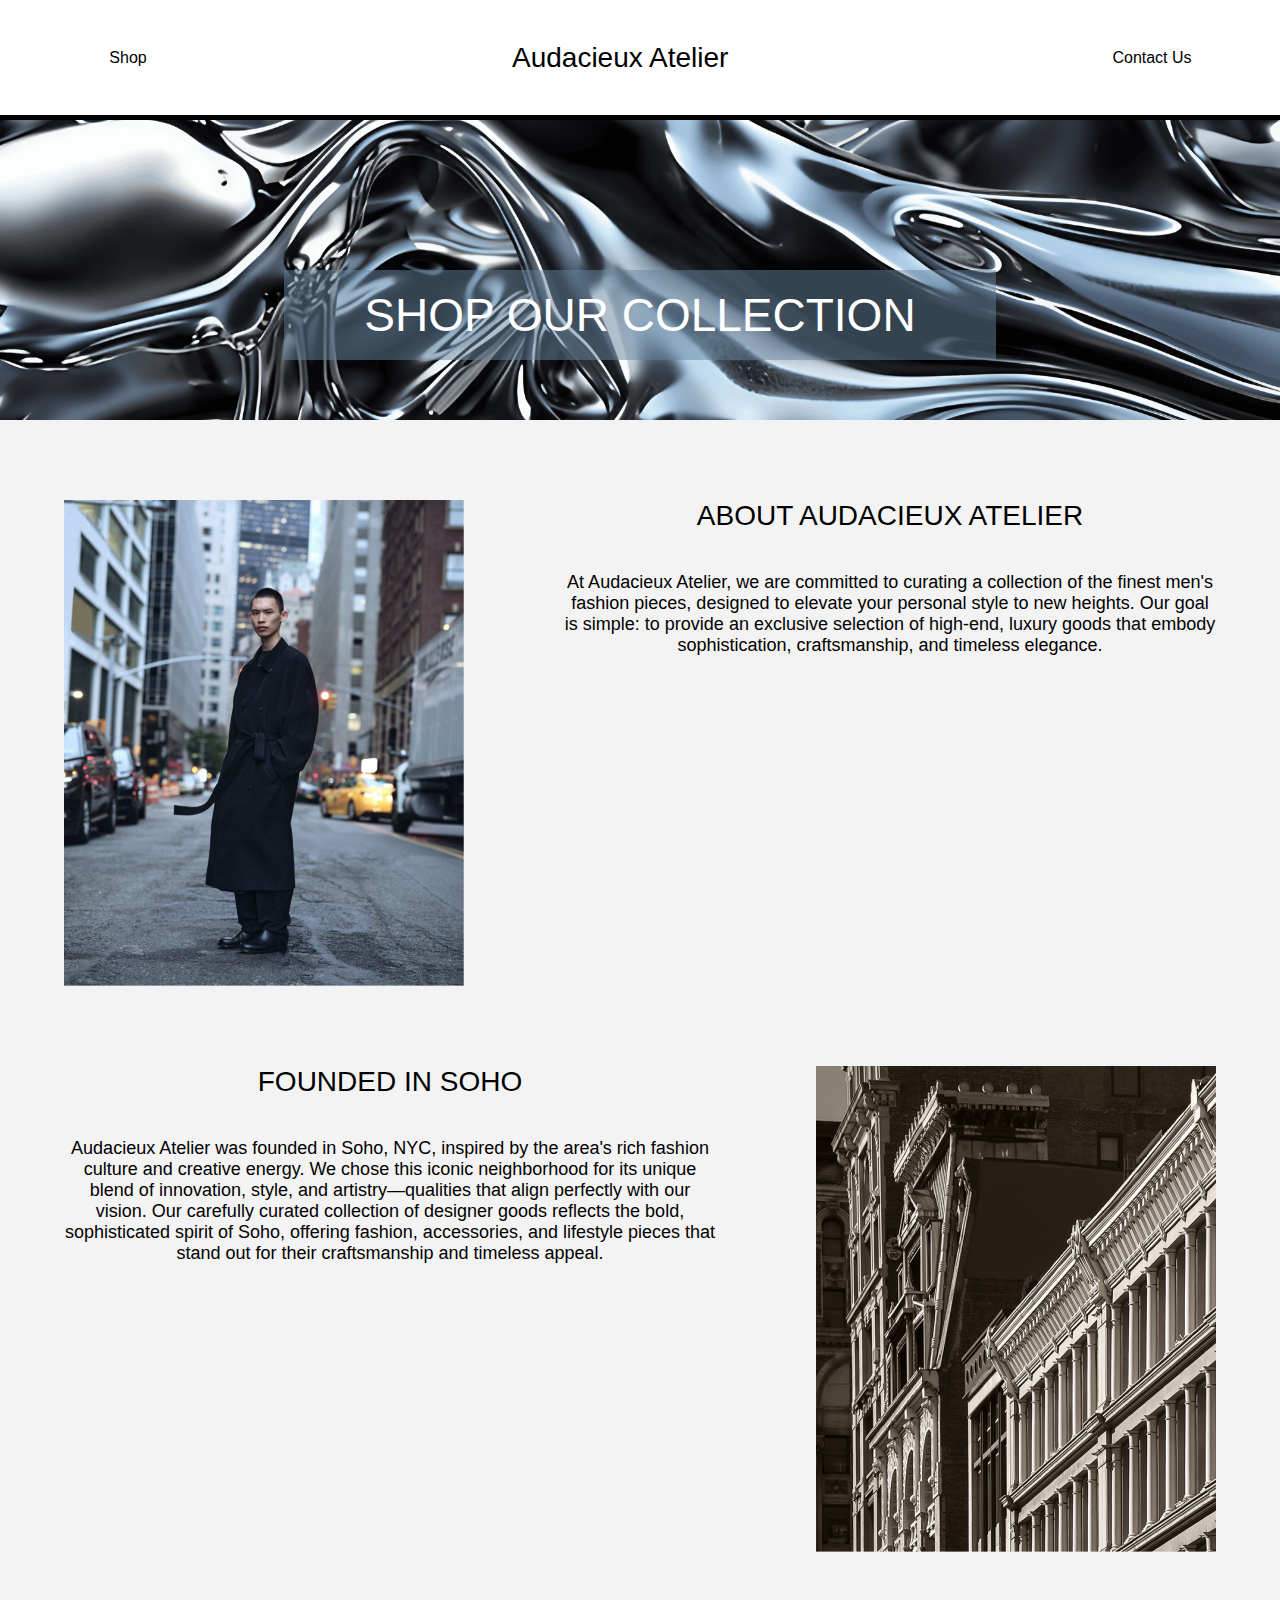
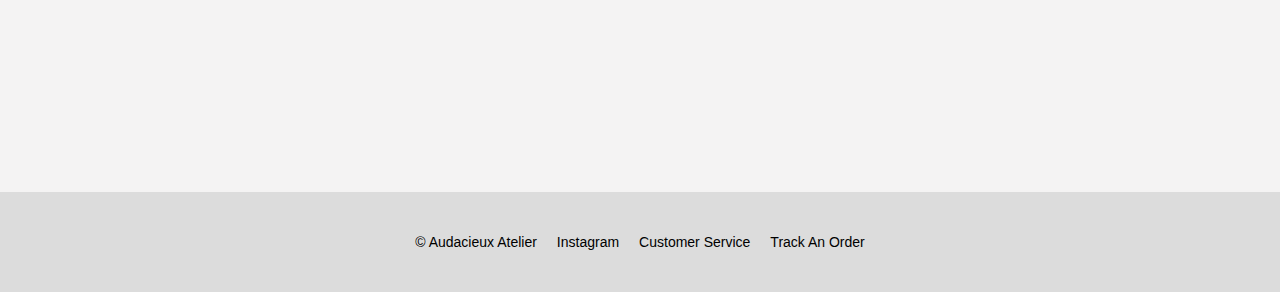
<file: index.html>
<!doctype html>
<html lang="en">
<head>
    <meta charset="UTF-8">
    <meta name="viewport" content="width=device-width, initial-scale=1">
    <link href="styles.css" rel="stylesheet" type="text/css">
    <title>Home</title>
</head>
<body>
<header class="main__header">
    <div class="header__links-shop">
        <a href="products.html" id="shop">Shop</a>
    </div>
    <div class="header__logo">
        <a href="index.html">Audacieux Atelier</a>
    </div>
    <div class="header__links">
        <a href="contact.html">Contact Us</a>
    </div>
</header>
<div class="hero">
    <img src="img/hero-optimized.png" alt="chrome" class="hero__img">
    <a href="products.html" class="hero__action">SHOP OUR COLLECTION</a>
</div>
<div class="card__model">
    <div class="card__img-home">
    <img src="img/model.png" alt="model">
    </div>
    <div class="card__text">
        <h1 class="card__title">ABOUT AUDACIEUX ATELIER</h1>
        <p class="card__description">At Audacieux Atelier, we are committed to curating a collection of the finest men's fashion pieces, designed to elevate your personal style to new heights. Our goal is simple: to provide an exclusive selection of high-end, luxury goods that embody sophistication, craftsmanship, and timeless elegance.</p>
    </div>
</div>
<div class="card__soho">
    <div class="card__text">
        <h1 class="card__title">FOUNDED IN SOHO</h1>
        <p class="card__description">Audacieux Atelier was founded in Soho, NYC, inspired by the area's rich fashion culture and creative energy. We chose this iconic neighborhood for its unique blend of innovation, style, and artistry—qualities that align perfectly with our vision. Our carefully curated collection of designer goods reflects the bold, sophisticated spirit of Soho, offering fashion, accessories, and lifestyle pieces that stand out for their craftsmanship and timeless appeal.</p>
    </div>
    <div class="card__img-home">
    <img src="img/soho.png" alt="soho">
    </div>
</div>
<footer class="main__footer">
    <ul>
        <li>&copy; Audacieux Atelier</li>
        <li><a href="https://www.instagram.com/">Instagram</a></li>
        <li><a href="contact.html">Customer Service</a></li>
        <li><a href="#">Track An Order</a></li>
    </ul>
</footer>
</body>
</html>
</file>
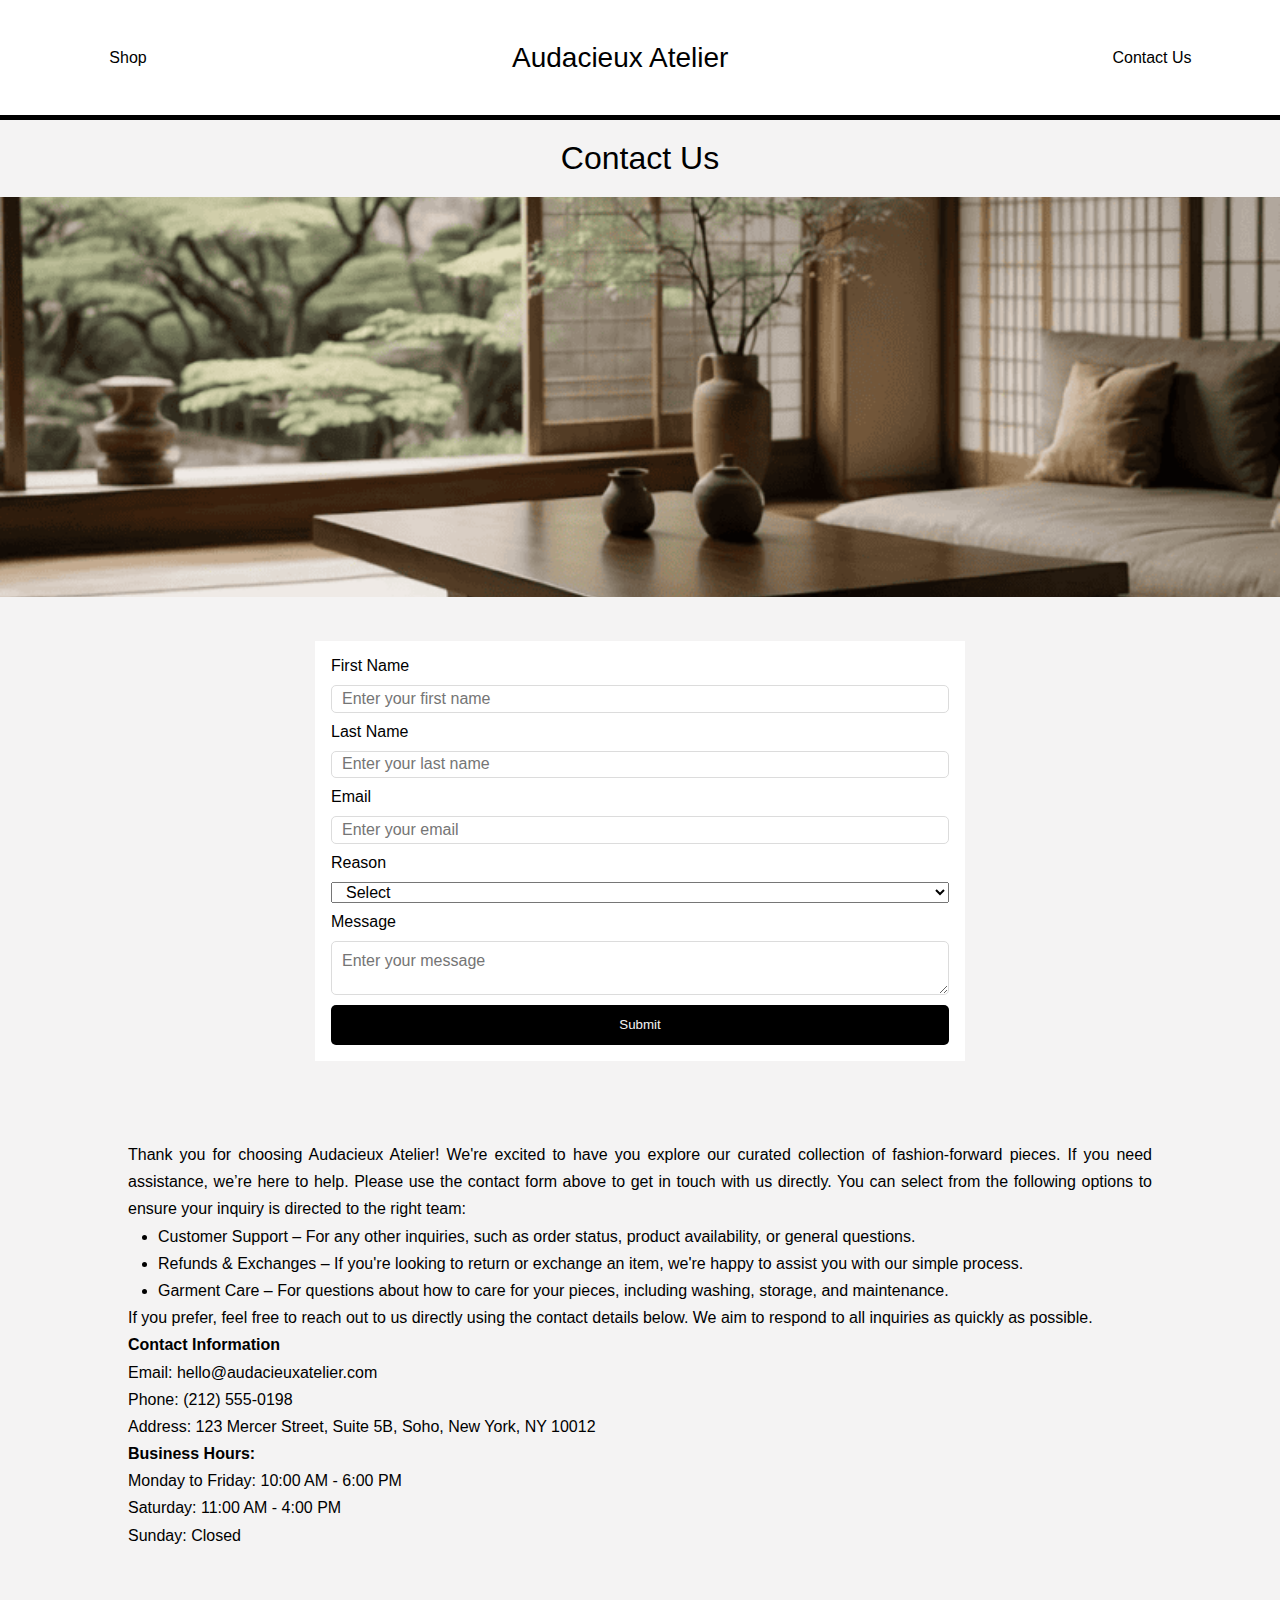
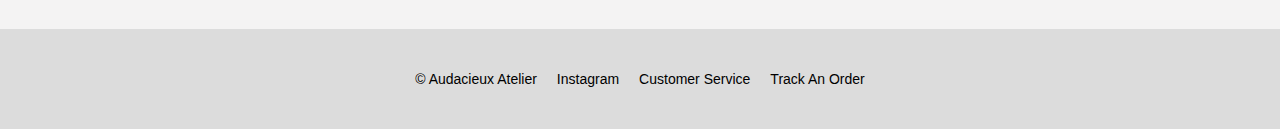
<file: contact.html>
<!doctype html>
<html lang="en">
<head>
    <meta charset="UTF-8">
    <meta name="viewport" content="width=device-width, initial-scale=1">
    <link rel="stylesheet" href="styles.css" type="text/css">
    <script src="contact.js" defer></script>
    <title>Contact Us</title>
</head>
<body>
<header class="main__header">
    <div class="header__links-shop">
        <a href="products.html" id="shop">Shop</a>
    </div>
    <div class="header__logo">
        <a href="index.html">Audacieux Atelier</a>
    </div>
    <div class="header__links">
        <a href="contact.html">Contact Us</a>
    </div>
</header>
<h1 class="contact__title">Contact Us</h1>
<div class="card__contact">
    <div class="card__img">
        <img src="img/contact-optimized.png" alt="japandi-design">
    </div>
    <div class="card__contact-form">
        <form class="contact-form" action="#">
            <label for="firstname">First Name</label>
            <input type="text" placeholder="Enter your first name" id="firstname" name="firstname">
            <label for="lastname">Last Name</label>
            <input type="text" placeholder="Enter your last name" id="lastname" name="lastname">
            <label for="email">Email</label>
            <input type="email" placeholder="Enter your email" id="email" name="email">
            <label for="reasons">Reason</label>
            <select id="reasons" name="reasons">
                <option value="default" disabled selected id="default-reason">Select</option>
                <option value="support">Customer Support</option>
                <option value="returns">Returns or Exchanges</option>
                <option value="care">Garment Care</option>
            </select>
            <label for="message">Message</label>
            <textarea id="message" name="message" rows="5" cols="50" placeholder="Enter your message"></textarea>
            <input type="submit" value="Submit" id="submit__btn">
        </form>
    </div>
</div>
<div class="grid-wrap-contact">
<div class="contact__description">
    <p>Thank you for choosing Audacieux Atelier! We're excited to have you explore our curated collection of fashion-forward pieces. If you need assistance, we’re here to help. Please use the contact form above to get in touch with us directly. You can select from the following options to ensure your inquiry is directed to the right team:</p>
    <ul id="customer-support">
        <li>Customer Support – For any other inquiries, such as order status, product availability, or general questions.</li>
        <li>Refunds & Exchanges – If you're looking to return or exchange an item, we're happy to assist you with our simple process.</li>
        <li>Garment Care – For questions about how to care for your pieces, including washing, storage, and maintenance.</li>
    </ul>
    <p>If you prefer, feel free to reach out to us directly using the contact details below. We aim to respond to all inquiries as quickly as possible.</p>
    <h4>Contact Information</h4>
    <ul id="contact-info">
        <li>Email: hello@audacieuxatelier.com</li>
        <li>Phone: (212) 555-0198</li>
        <li>Address:
            123 Mercer Street,
            Suite 5B,
            Soho, New York, NY 10012</li>
    </ul>
    <h4>Business Hours:</h4>
    <ul id="business-hours">
        <li>Monday to Friday: 10:00 AM - 6:00 PM</li>
        <li>Saturday: 11:00 AM - 4:00 PM</li>
        <li>Sunday: Closed</li>
    </ul>
</div>
</div>
<footer class="main__footer">
    <ul>
        <li>&copy; Audacieux Atelier</li>
        <li><a href="https://www.instagram.com/">Instagram</a></li>
        <li><a href="contact.html">Customer Service</a></li>
        <li><a href="#">Track An Order</a></li>
    </ul>
</footer>
</body>
</html>
</file>
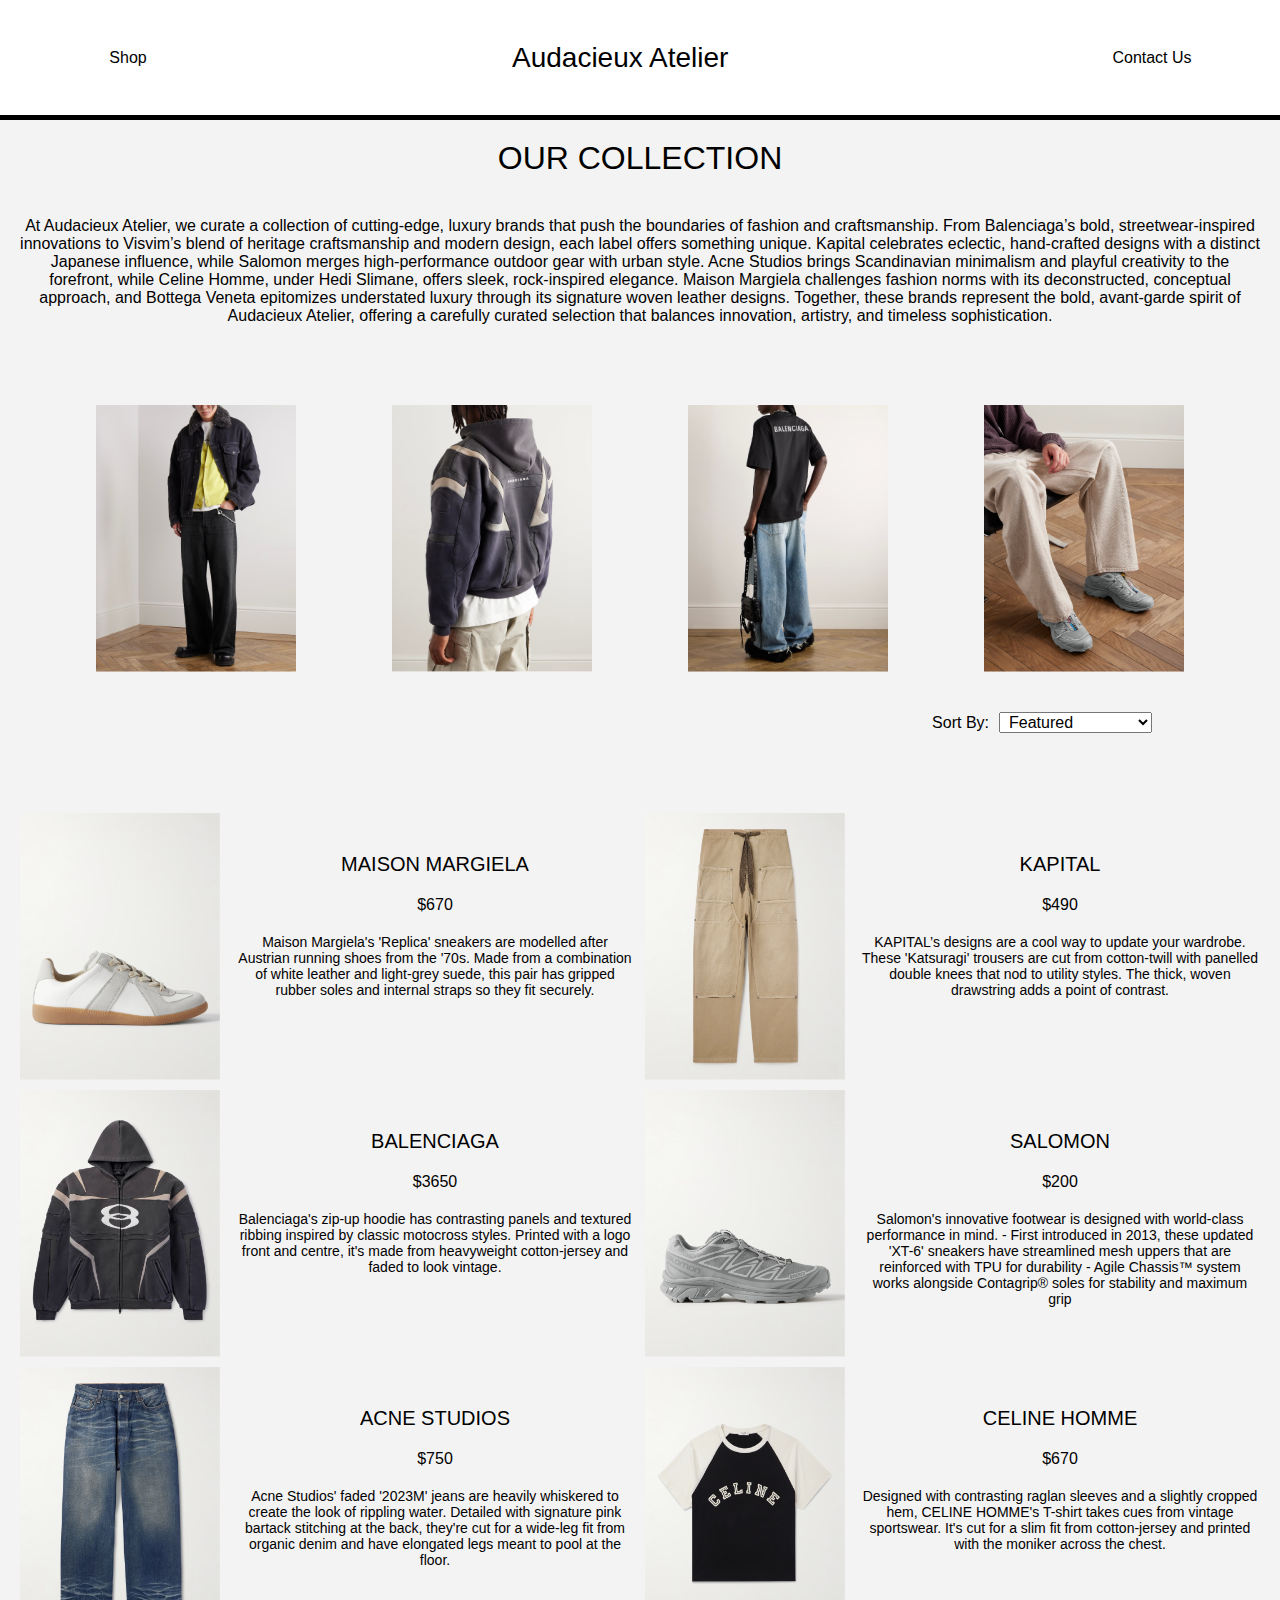
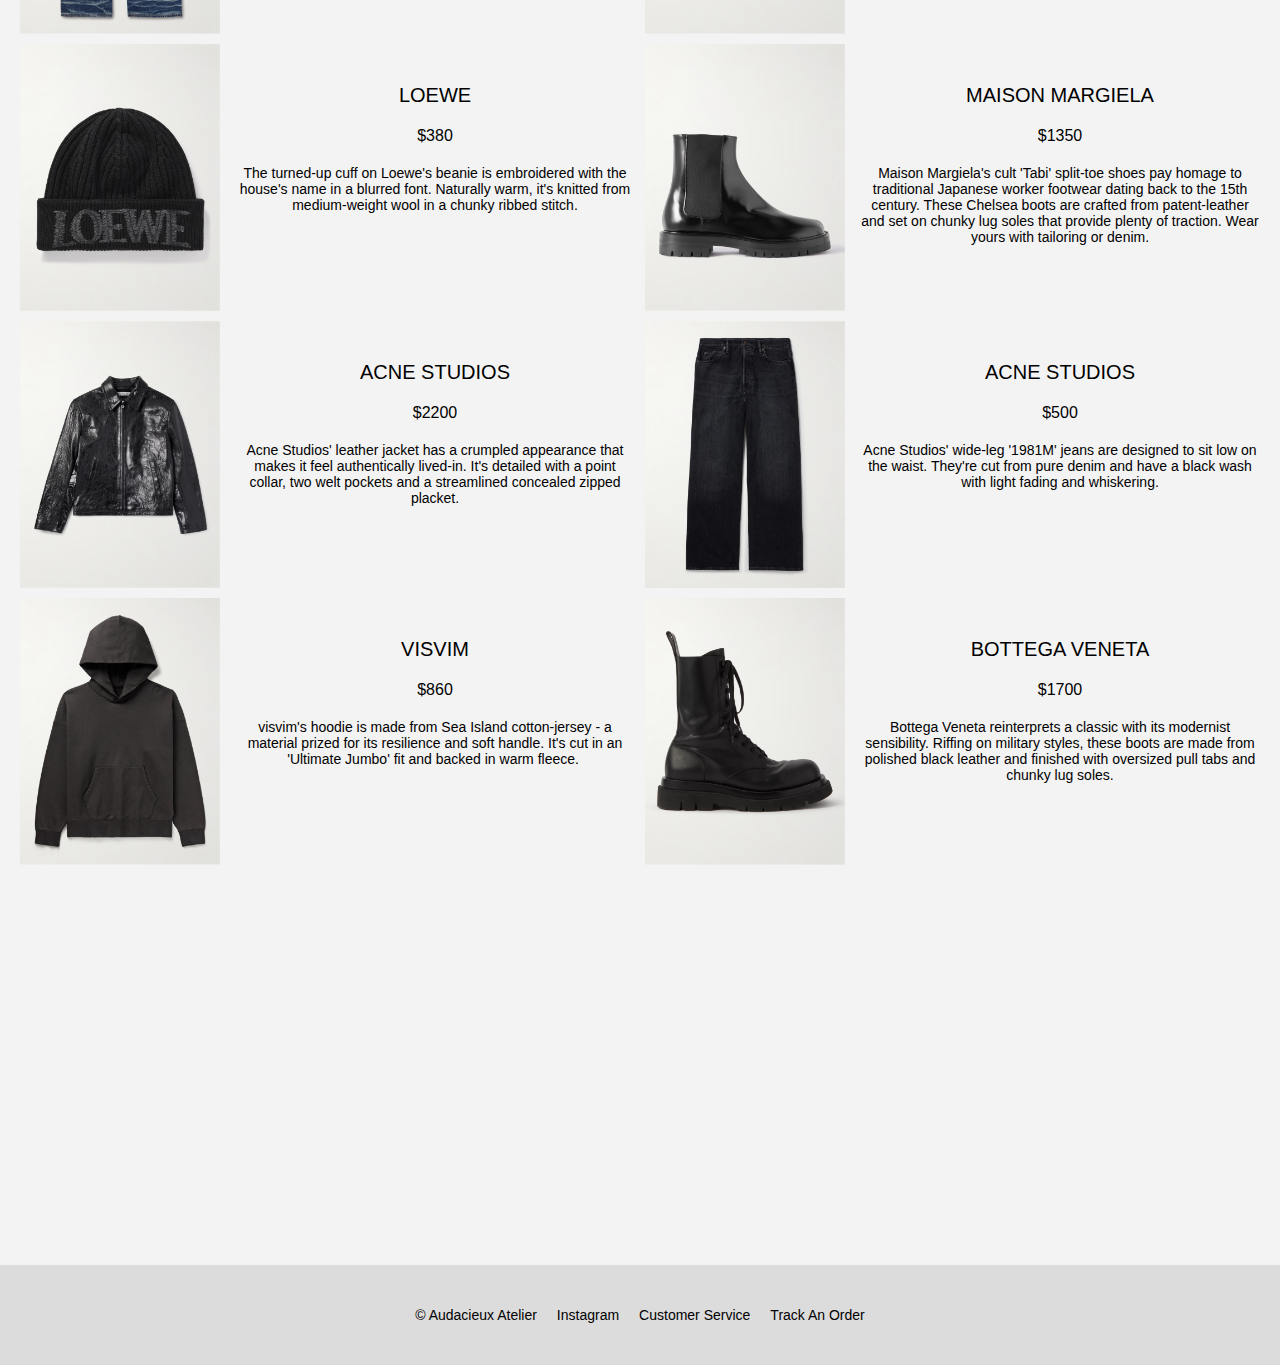
<file: products.html>
<!doctype html>
<html lang="en">
<head>
    <meta charset="UTF-8">
    <meta name="viewport" content="width=device-width, initial-scale=1">
    <link rel="stylesheet" href="styles.css" type="text/css">
    <script src="script.js" defer></script>
    <title>Our Collection</title>
</head>
<body>
<header class="main__header">
    <div class="header__links-shop">
        <a href="products.html" id="shop">Shop</a>
    </div>
    <div class="header__logo">
        <a href="index.html">Audacieux Atelier</a>
    </div>
    <div class="header__links">
        <a href="contact.html">Contact Us</a>
    </div>
</header>
<div class="flex-wrap">
<div class="card__collection">
    <h1 class="card__collection-title">OUR COLLECTION</h1>
    <p class="card__collection-description">At Audacieux Atelier, we curate a collection of cutting-edge, luxury brands that push the boundaries of fashion and craftsmanship. From Balenciaga’s bold, streetwear-inspired innovations to Visvim’s blend of heritage craftsmanship and modern design, each label offers something unique. Kapital celebrates eclectic, hand-crafted designs with a distinct Japanese influence, while Salomon merges high-performance outdoor gear with urban style. Acne Studios brings Scandinavian minimalism and playful creativity to the forefront, while Celine Homme, under Hedi Slimane, offers sleek, rock-inspired elegance. Maison Margiela challenges fashion norms with its deconstructed, conceptual approach, and Bottega Veneta epitomizes understated luxury through its signature woven leather designs. Together, these brands represent the bold, avant-garde spirit of Audacieux Atelier, offering a carefully curated selection that balances innovation, artistry, and timeless sophistication.</p>
</div>
</div>
<div class="gallery">
    <img src="img/outfit-1.png" alt="outfit1">
    <img src="img/outfit-2.png" alt="outfit2">
    <img src="img/outfit-3.png" alt="outfit3">
    <img src="img/outfit-4.png" alt="outfit4">
    <img src="img/outfit-5.png" alt="outfit5" class="sm-hide">
</div>
<div class="sort__options">
    <label for="sort">Sort By:</label>
    <select id="sort">
        <option value="default" selected id="default__option">Featured</option>
        <option value="a-to-z">A to Z</option>
        <option value="z-to-a">Z to A</option>
        <option value="asc-price">Ascending Price</option>
        <option value="desc-price">Descending Price</option>
    </select>
</div>
<div class="flex-wrap">
<div class="product-grid">
</div>
</div>
<footer class="main__footer">
    <ul>
        <li>&copy; Audacieux Atelier</li>
        <li><a href="https://www.instagram.com/">Instagram</a></li>
        <li><a href="contact.html">Customer Service</a></li>
        <li><a href="#">Track An Order</a></li>
    </ul>
</footer>
</body>
</html>
</file>
<file: styles.css>
*{
    box-sizing: border-box;
    margin: 0;
    padding: 0;
    font-family: "Didact Gothic", sans-serif;
}

body {
    background: #F4F3F3;
    width: 100%;
    height: 100%;
}

.main__header {
    display: grid;
    grid-template-columns: repeat(5, 1fr);
    align-items: center;
    padding-top: 20px;
    padding-bottom: 20px;
    border-bottom: 5px solid black;
    background: white;
    z-index: 1000;
    position: fixed;
    min-width: 100%;
    top: 0;
    height: 120px;
}

.header__logo {
    grid-column: 3;
    text-align: center;
}

.header__logo a{
    font-size: 40px;
    text-decoration: none;
    color: black;
    font-weight: lighter;
}

.header__links {
    grid-column: 5;
    justify-self: center;
}

.header__links-shop {
    grid-column: 1;
    justify-self: center;
}

.header__links-shop a {
    color: black;
    text-decoration: none;
    font-size: 20px;
    font-weight: lighter;
}

.header__links-shop a:hover {
    text-decoration: underline;
}

.header__links a {
    color: black;
    text-decoration: none;
    font-size: 20px;
    font-weight: lighter;
}

.header__links a:hover {
    text-decoration: underline;
}

.hero {
    display: flex;
    justify-content: center;
    margin-top: 120px;
    height: 400px;
}


img.hero__img {
    width: 100%;
    object-fit: cover;
}

.hero__action {
    position: absolute;
    display: flex;
    justify-content: center;
    align-items: center;
    z-index: 400;
    margin-top: 200px;
    max-width: 75vw;
    height: 150px;
    font-size: 72px;
    background: rgba(101, 131, 157, 0.50);
    text-decoration: none;
    color: white;
    font-weight: lighter;
    padding-left: 80px;
    padding-right: 80px;
}

.hero__action:hover {
    background: rgba(101, 131, 157, 0.75);
}

.card__model {
    display: flex;
    margin-top: 80px;
    margin-bottom: 80px;
    max-width: 90vw;
    margin-left: auto;
    margin-right: auto;;
    gap: 100px;
}


.card__text {
    display: flex;
    flex-direction: column;
    gap: 40px;
}

h1.card__title {
    font-size: 48px;
    font-weight: normal;
}

.card__description {
    font-size: 24px;
    font-weight: lighter;
}

.card__soho {
    display: flex;
    margin-top: 80px;
    margin-bottom: 240px;
    max-width: 90vw;
    margin-left: auto;
    margin-right: auto;
    gap: 100px;
}

.card__img-home img{
    height: auto;
    width: 600px;
}

.main__footer {
    display: flex;
    justify-content: center;
    align-items: center;
    height: 100px;
    padding-top: 40px;
    padding-bottom: 40px;
    background: #DCDCDC;
    min-width: 100%;
}

.main__footer ul {
    list-style: none;
    display: flex;
    flex-direction: row;
    gap: 80px;
    font-size: 20px;
}

.main__footer a {
    text-decoration: none;
    color: black;
}

.main__footer a:hover {
    text-decoration: underline;
}

.card__collection {
    display: flex;
    flex-direction: column;
    margin-top: 140px;
    gap: 40px;
    max-width: 100vw;
    margin-bottom: 80px;
    margin-left: 60px;
    margin-right: 60px;
}

h1.card__collection-title {
    font-size: 48px;
    font-weight: normal;
    text-align: center;
}

p.card__collection-description {
   font-size: 20px;
    font-weight: lighter;
    text-align: center;
}

.gallery {
    display: flex;
    flex-direction: row;
    justify-content: space-evenly;
    margin-left: auto;
    margin-right: auto;
    flex-wrap: wrap;
}

.gallery img {
    height: auto;
    width: auto;
}

.product-grid {
    display: grid;
    grid-template-columns: repeat(2, 1fr);
    grid-template-rows: repeat(6, 1fr);
    margin-top: 80px;
    max-width: 90vw;
    margin-left: auto;
    margin-right: auto;
    gap: 40px;
    margin-bottom: 400px;
}

.card__product {
    display: flex;
    gap: 20px;
    transition: box-shadow 0.3s ease;
}

.card__product:hover {
    box-shadow: 0 2px 20px #a5a5a5;
    transform: translateY(-2px);
}

.card__product img {
    height: auto;
    width: 300px;
}

.card__product-text {
    display: flex;
    flex-direction: column;
    gap: 20px;
    margin-top: 40px;
}

h1.card__product-title {
    font-size: 32px;
    font-weight: normal;
    text-align: center;
}

p.card__product-price {
    font-size: 18px;
    font-weight: lighter;
    text-align: center;
}

p.card__product-description {
    font-size: 16px;
    font-weight: lighter;
    text-align: center;
}

.contact__title {
    display: flex;
    justify-content: center;
    margin-top: 140px;
}

h1.contact__title {
    font-size: 48px;
    font-weight: normal;
}

.card__contact {
    display: flex;
    flex-direction: row;
    justify-content: space-evenly;
    align-items: center;
    margin-top: 60px;
    margin-bottom: 80px;
}

.contact-form {
    display: flex;
    flex-direction: column;
    justify-content: space-evenly;
    width: 650px;
    height: 420px;
    background-color: white;
    padding: 16px;
    gap: 10px;
}

.card__img img {
    width: 650px;
    height: 420px;
    object-fit: cover;
}

.contact-form input[type=text], .contact-form textarea {
    width: 100%;
    height: 40px;
    padding-left: 10px;
    border: #DCDCDC 1px solid;
    outline: none;
    border-radius: 5px;
    font-size: 16px;
}

.contact-form input[type=email], .contact-form textarea {
    width: 100%;
    height: 40px;
    padding-left: 10px;
    border: #DCDCDC 1px solid;
    outline: none;
    border-radius: 5px;
    font-size: 16px;
}

#reasons {
    font-size: 16px;
    padding-left: 10px;
}

#message {
    height: 75px;
    padding-top: 10px;
}

#submit__btn {
    background: black;
    color: #F4F3F3;
    height: 60px;
    border: none;
    border-radius: 5px;
}

#submit__btn:hover {
    background: rgba(0, 0, 0, 0.6);
}

.flex-wrap {
    display: flex;
    justify-content: center;
}

.sort__options {
    margin-top: 40px;
    display: flex;
    justify-content: flex-end;
    align-items: center;
    margin-right: 10vw;
    gap: 10px;
    font-size: 16px;
}

#sort {
    font-size: 16px;
    padding-left: 5px;
}

.grid-wrap-contact {
    display: grid;
    grid-template-columns: 25vw 1fr 25vw;
    margin-bottom: 80px;
}

.contact__description {
    grid-column: 2;
    display: flex;
    flex-direction: column;
    justify-content: center;
    line-height: 1.9;
    font-size: 16px;
    text-align: justify;
}

#customer-support {
    padding-left: 30px;
}

#contact-info {
    list-style: none;
}

#business-hours li {
    list-style: none;
}

/*Home Page Mobile*/
@media screen and (max-width: 799px) {
    .header__logo a{
        display: flex;
        font-size: 20px;
    }

    .header__links {
        padding-right: 15px;
        text-align: center;
    }

    .header__links a{
        font-size: 14px;
    }

    .header__links-shop a {
        font-size: 14px;
    }

    .hero{
        height: 300px;
        margin-top: 120px;
    }

    .hero__action {
        text-align: center;
        margin-top: 150px;
        font-size: 32px;
        height: 80px;
    }

    .card__model {
        flex-direction: column-reverse;
    }

    .card__text {
        text-align: center;
    }

    h1.card__title {
        font-size: 24px;
    }

    p.card__description {
        font-size: 16px;
    }

    .card__soho {
        flex-direction: column;
    }

    .card__img-home {
        display: flex;
        justify-content: center;
    }

    .card__img-home img {
        object-fit: contain;
        width: 100%;
        margin-left: 10px;
        margin-right: 10px;
    }

    .main__footer li {
        font-size: 12px;
    }

    .main__footer ul {
        text-align: center;
        display: flex;
        flex-direction: row;
        justify-content: center;
        width: 80%;
        gap: 15px
    }

    .flex-wrap {
        margin-left: 20px;
        margin-right: 20px;

    }

    .card__collection {
        max-width: 100vw;
        margin-left: 0;
        margin-right: 0;
    }

    h1.card__collection-title {
        font-size: 24px;
        width: 100%;
    }

    p.card__collection-description {
        font-size: 12px;
        width: 100%;
    }

    .gallery {
        flex-wrap: wrap;
        max-width: 100vw;
        gap: 5px;
    }

    .gallery img {
        height: auto;
        width: 150px;
        object-fit: contain;
    }

    .product-grid {
        gap: 10px;
        max-width: 100vw;
    }

    .card__product {
        width: 100%;
        flex-direction: column;
    }

    .card__product img{
        width: 100%;
        height: auto;
    }

    h1.card__product-title {
        font-size: 18px;
    }

    p.card__product-price {
        font-size: 14px;
    }

    p.card__product-description {
        font-size: 12px;
    }

    .sm-hide {
        display: none;
    }

    h1.contact__title {
        font-size: 24px;
    }

    .card__contact {
        flex-wrap: wrap;
        margin-top: 40px;
        gap: 20px;
    }

    .card__img img {
        width: 100vw;
        height: 200px;
    }

    .card__contact-form form{
        width: 350px;
        height: 500px;
        font-size: 16px;
    }

    .card__contact-form label{
        font-size: 16px;
    }

    .sort__options {
        align-items: center;
    }

    .sort__options label {
        font-size: 14px;
    }

    .sort__options option{
        font-size: 14px;
    }

    .grid-wrap-contact {
        display: grid;
        grid-template-columns: 20px 1fr 20px;
        margin-bottom: 80px;
    }

    .contact__description {
        display: flex;
        flex-direction: column;
        justify-content: center;
        line-height: 1.5;
        font-size: 14px;
        text-align: justify;
    }

    #customer-support {
        padding-left: 30px;
    }

    #contact-info {
        list-style: none;
    }

    #business-hours li {
        list-style: none;
    }

    .sort__options {
        justify-content: center;
        margin-right: 0;
    }

    #sort {
        font-size: 14px;
    }

    #submit__btn {
        height: 40px;
    }
}

/*Home Page Tablet*/
@media screen and (max-width: 1399px) and (min-width: 800px) {
    .header__logo a{
        display: flex;
        font-size: 28px;
    }

    .header__links a{
        font-size: 16px;
    }

    .header__links-shop a{
        font-size: 16px;
    }

    .hero{
        height: 300px;
        margin-top: 120px;
    }

    .hero__action {
        text-align: center;
        margin-top: 150px;
        font-size: 46px;
        height: 90px;
    }

    .card__text {
        text-align: center;
    }

    h1.card__title {
        font-size: 28px;
    }

    p.card__description {
        font-size: 18px;
    }


    .card__img-home {
        display: flex;
        justify-content: center;
    }

    .card__img-home img {
        width: 400px;
    }

    .main__footer li{
        font-size: 14px;
    }

    .main__footer ul{
        gap: 20px
    }

    .flex-wrap {
        margin-left: 20px;
        margin-right: 20px;

    }

    .card__collection {
        max-width: 100vw;
        margin-left: 0;
        margin-right: 0;
    }

    h1.card__collection-title {
        font-size: 32px;
        width: 100%;
    }

    p.card__collection-description {
        font-size: 16px;
        width: 100%;
    }

    .gallery {
        max-width: 100vw;
    }

    .gallery img {
        height: auto;
        width: 200px;
    }

    .product-grid {
        gap: 10px;
        max-width: 100vw;
    }

    .card__product {
        width: 100%;
        gap: 15px;
    }

    .card__product-text {
        width: 85%
    }


    .card__product img{
        object-fit: contain;
        width: 200px;
        height: auto;
    }

    h1.card__product-title {
        font-size: 20px;
    }

    p.card__product-price {
        font-size: 16px;
    }

    p.card__product-description {
        font-size: 14px;
    }

    .sm-hide {
        display: none;
    }

    h1.contact__title {
        font-size: 32px;
    }

    .grid-wrap-contact {
        display: grid;
        grid-template-columns: 10vw 1fr 10vw;
        margin-bottom: 80px;
    }

    .contact__description {
        display: flex;
        flex-direction: column;
        justify-content: center;
        line-height: 1.7;
        font-size: 16px;
    }

    #customer-support {
        padding-left: 30px;
    }

    #contact-info {
        list-style: none;
    }

    #business-hours li {
        list-style: none;
    }
}

@media screen and (max-width: 1299px) and (min-width: 800px) {
    .card__contact {
        flex-wrap: wrap;
        margin-top: 20px;
        justify-content: center;
        gap: 40px;
    }

    .card__img img {
        width: 100vw;
        height: 400px;
    }
}

input.error::placeholder,
textarea.error::placeholder {
    color: red;
}
</file>
